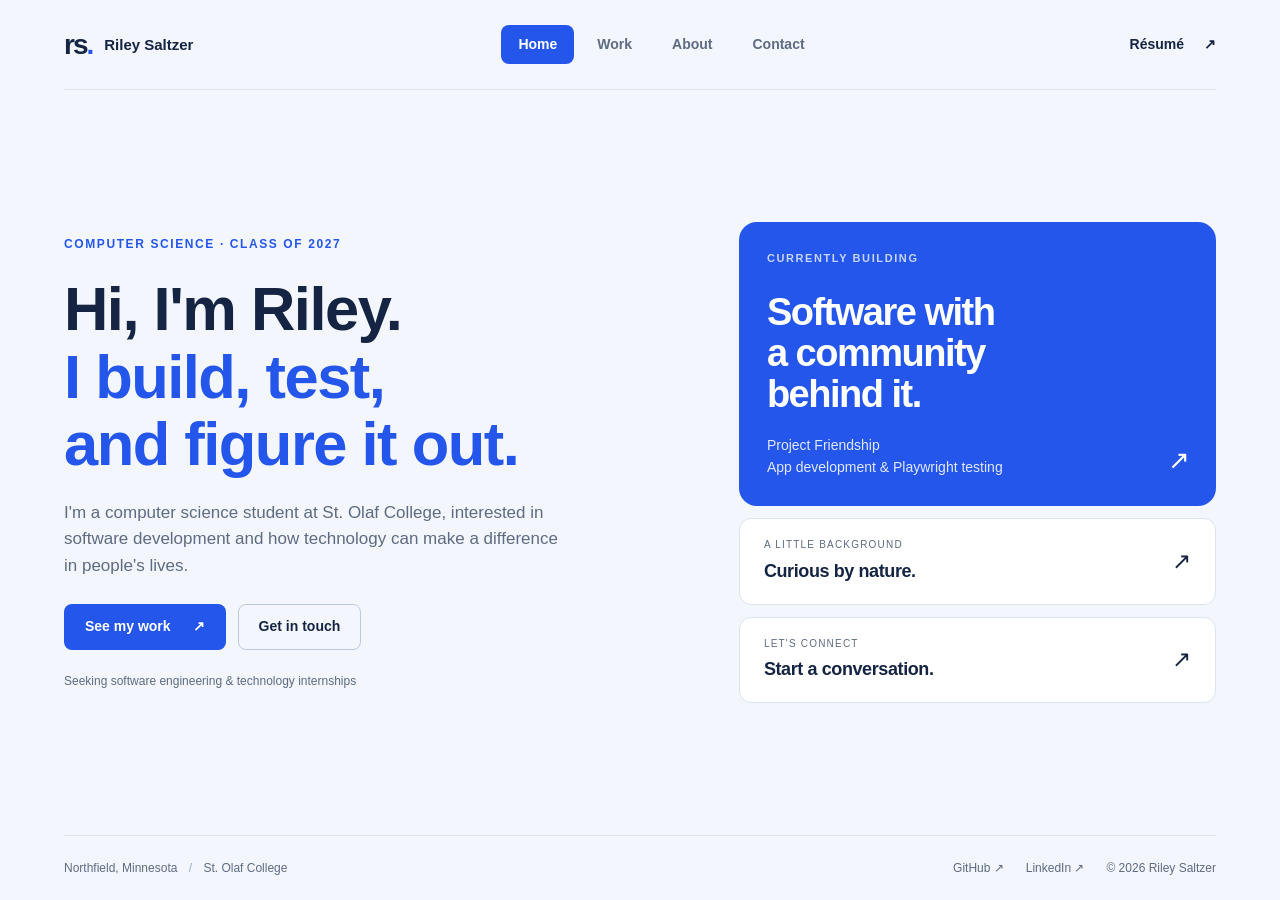
<file: index.html>
<!doctype html><html lang="en"><head><meta charset="utf-8"><meta name="viewport" content="width=device-width, initial-scale=1"><meta name="theme-color" content="#f3f6fc"><meta name="description" content="Riley Saltzer, Computer Science student at St. Olaf College. Software development, automated testing, and community-focused projects."><title>Home | Riley Saltzer</title><link rel="icon" href="favicon.svg" type="image/svg+xml"><link rel="stylesheet" href="style.css"><script src="script.js" defer></script></head><body><a class="skip" href="#main">Skip to content</a><div class="shell"><header><a class="brand" href="index.html"><span class="mark">rs<span>.</span></span><span>Riley Saltzer</span></a><nav aria-label="Main navigation"><a href="index.html" aria-current="page">Home</a><a href="work.html">Work</a><a href="about.html">About</a><a href="contact.html">Contact</a></nav><a class="resume" href="riley-saltzer-resume.pdf?v=latest" target="_blank" rel="noopener">Résumé <span aria-hidden="true">↗</span></a></header><main id="main" class="home"><section class="intro"><div class="eyebrow">COMPUTER SCIENCE · CLASS OF 2027</div><h1>Hi, I'm Riley.<br><span>I build, test,<br>and figure it out.</span></h1><p>I'm a computer science student at St. Olaf College, interested in software development and how technology can make a difference in people's lives.</p><div class="actions"><a class="button primary" href="work.html">See my work <span aria-hidden="true">↗</span></a><a class="button outline" href="contact.html">Get in touch</a></div><div class="availability">Seeking software engineering & technology internships</div></section><aside class="home-side" aria-label="Explore my portfolio"><a class="feature-link" href="work.html"><div class="eyebrow">CURRENTLY BUILDING</div><h2>Software with<br>a community<br>behind it.</h2><p>Project Friendship<br>App development & Playwright testing</p><span class="round-arrow" aria-hidden="true">↗</span></a><a class="mini-link" href="about.html"><span><small>A LITTLE BACKGROUND</small><strong>Curious by nature.</strong></span><span aria-hidden="true">↗</span></a><a class="mini-link" href="contact.html"><span><small>LET'S CONNECT</small><strong>Start a conversation.</strong></span><span aria-hidden="true">↗</span></a></aside></main><footer><span>Northfield, Minnesota <span class="divider">/</span> St. Olaf College</span><div><a href="https://github.com/Saltze1" target="_blank" rel="noopener">GitHub ↗</a><a href="https://www.linkedin.com/in/riley-saltzer-559ba1290/" target="_blank" rel="noopener">LinkedIn ↗</a><span class="copyright">© 2026 Riley Saltzer</span></div></footer></div></body></html>
</file>
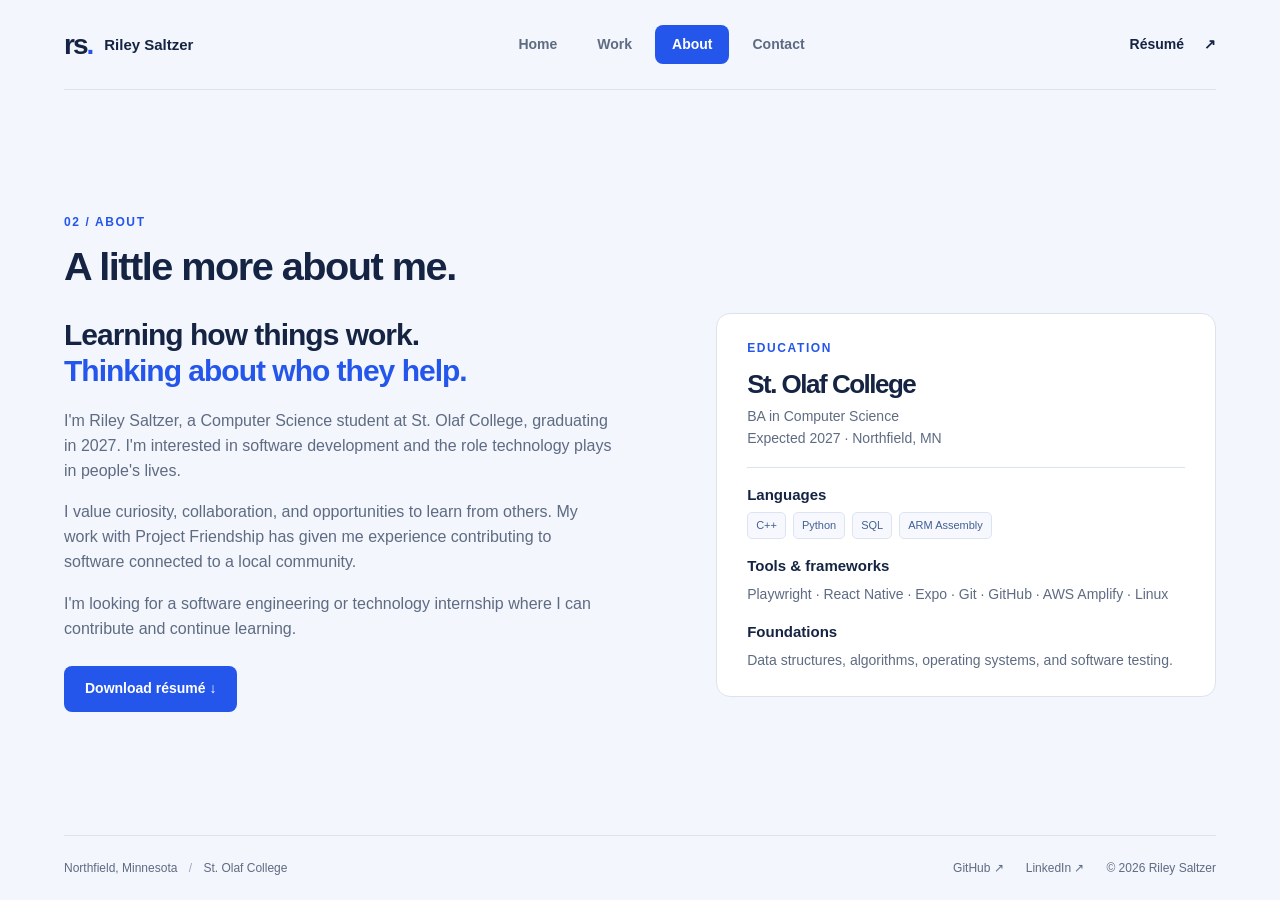
<file: about.html>
<!doctype html><html lang="en"><head><meta charset="utf-8"><meta name="viewport" content="width=device-width, initial-scale=1"><meta name="theme-color" content="#f3f6fc"><meta name="description" content="Riley Saltzer, Computer Science student at St. Olaf College. Software development, automated testing, and community-focused projects."><title>About | Riley Saltzer</title><link rel="icon" href="favicon.svg" type="image/svg+xml"><link rel="stylesheet" href="style.css"><script src="script.js" defer></script></head><body><a class="skip" href="#main">Skip to content</a><div class="shell"><header><a class="brand" href="index.html"><span class="mark">rs<span>.</span></span><span>Riley Saltzer</span></a><nav aria-label="Main navigation"><a href="index.html">Home</a><a href="work.html">Work</a><a href="about.html" aria-current="page">About</a><a href="contact.html">Contact</a></nav><a class="resume" href="riley-saltzer-resume.pdf?v=latest" target="_blank" rel="noopener">Résumé <span aria-hidden="true">↗</span></a></header><main id="main" class="inner"><div class="page-heading"><div><div class="eyebrow">02 / ABOUT</div><h1>A little more about me.</h1></div></div><div class="about-grid"><section class="bio"><h2>Learning how things work.<br><span>Thinking about who they help.</span></h2><p>I'm Riley Saltzer, a Computer Science student at St. Olaf College, graduating in 2027. I'm interested in software development and the role technology plays in people's lives.</p><p>I value curiosity, collaboration, and opportunities to learn from others. My work with Project Friendship has given me experience contributing to software connected to a local community.</p><p>I'm looking for a software engineering or technology internship where I can contribute and continue learning.</p><a class="button primary" href="riley-saltzer-resume.pdf?v=latest" download="Riley-Saltzer-Resume.pdf">Download résumé ↓</a></section><section class="about-details" aria-label="Education and skills"><div class="education"><div class="eyebrow">EDUCATION</div><h3>St. Olaf College</h3><p>BA in Computer Science<br>Expected 2027 · Northfield, MN</p></div><div class="skill-group"><h3>Languages</h3><div class="tags"><span>C++</span><span>Python</span><span>SQL</span><span>ARM Assembly</span></div></div><div class="skill-group"><h3>Tools & frameworks</h3><p>Playwright · React Native · Expo · Git · GitHub · AWS Amplify · Linux</p></div><div class="skill-group"><h3>Foundations</h3><p>Data structures, algorithms, operating systems, and software testing.</p></div></section></div></main><footer><span>Northfield, Minnesota <span class="divider">/</span> St. Olaf College</span><div><a href="https://github.com/Saltze1" target="_blank" rel="noopener">GitHub ↗</a><a href="https://www.linkedin.com/in/riley-saltzer-559ba1290/" target="_blank" rel="noopener">LinkedIn ↗</a><span class="copyright">© 2026 Riley Saltzer</span></div></footer></div></body></html>
</file>
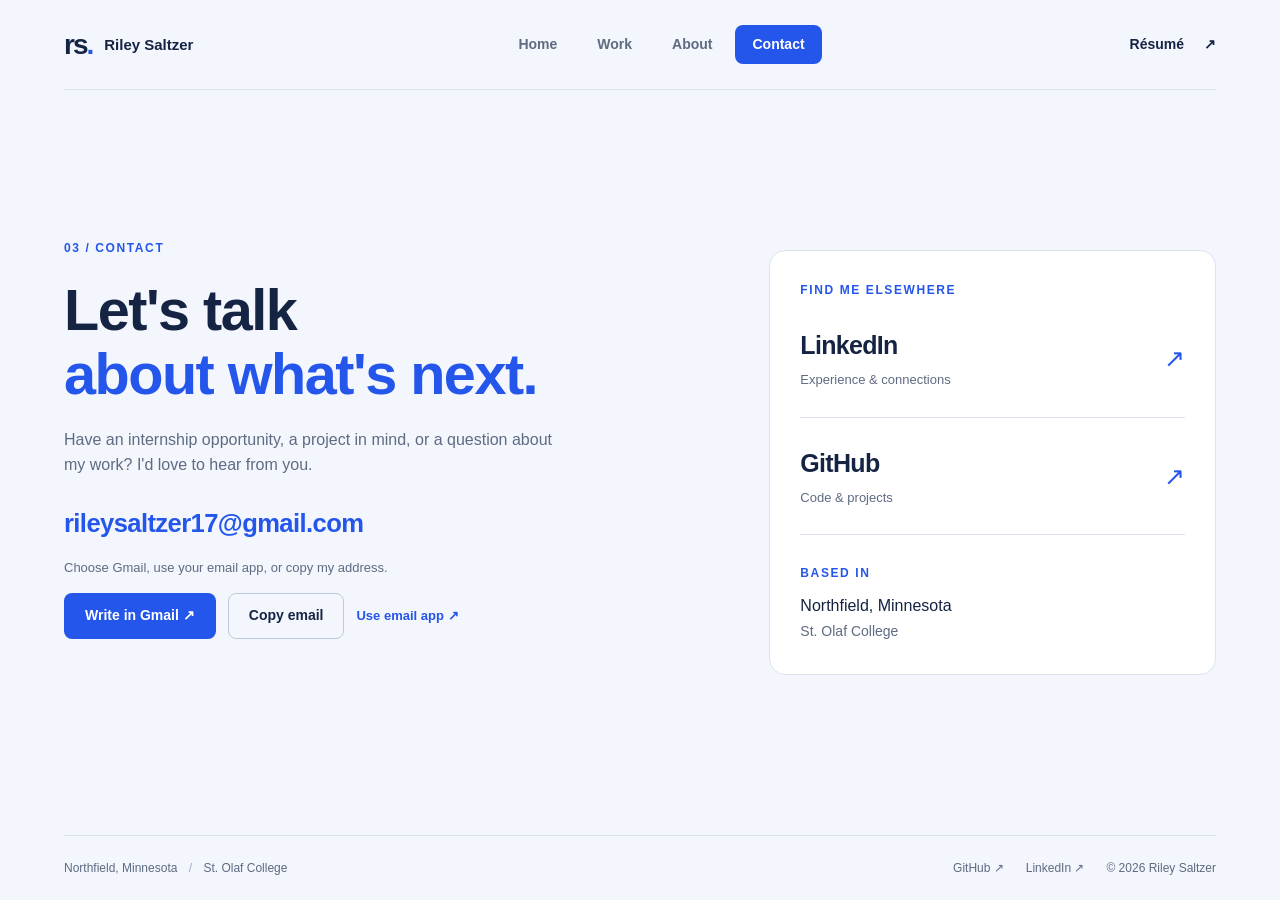
<file: contact.html>
<!doctype html><html lang="en"><head><meta charset="utf-8"><meta name="viewport" content="width=device-width, initial-scale=1"><meta name="theme-color" content="#f3f6fc"><meta name="description" content="Riley Saltzer, Computer Science student at St. Olaf College. Software development, automated testing, and community-focused projects."><title>Contact | Riley Saltzer</title><link rel="icon" href="favicon.svg" type="image/svg+xml"><link rel="stylesheet" href="style.css"><script src="script.js" defer></script></head><body><a class="skip" href="#main">Skip to content</a><div class="shell"><header><a class="brand" href="index.html"><span class="mark">rs<span>.</span></span><span>Riley Saltzer</span></a><nav aria-label="Main navigation"><a href="index.html">Home</a><a href="work.html">Work</a><a href="about.html">About</a><a href="contact.html" aria-current="page">Contact</a></nav><a class="resume" href="riley-saltzer-resume.pdf?v=latest" target="_blank" rel="noopener">Résumé <span aria-hidden="true">↗</span></a></header><main id="main" class="contact-page"><section class="contact-intro"><div class="eyebrow">03 / CONTACT</div><h1>Let's talk<br><span>about what's next.</span></h1><p>Have an internship opportunity, a project in mind, or a question about my work? I'd love to hear from you.</p><a class="contact-email" href="mailto:rileysaltzer17@gmail.com">rileysaltzer17@gmail.com</a><p class="contact-note">Choose Gmail, use your email app, or copy my address.</p><div class="contact-buttons"><a class="button primary" href="https://mail.google.com/mail/?view=cm&amp;fs=1&amp;to=rileysaltzer17%40gmail.com&amp;su=Let%27s%20connect" target="_blank" rel="noopener">Write in Gmail ↗</a><button class="button outline" id="copy-email" type="button">Copy email</button><a class="text-link" href="mailto:rileysaltzer17@gmail.com?subject=Let%27s%20connect">Use email app ↗</a></div><p id="copy-status" class="status" role="status" aria-live="polite"></p><div id="copy-fallback" hidden><label for="email-address">Select and copy my email address</label><input id="email-address" value="rileysaltzer17@gmail.com" readonly></div></section><aside class="contact-aside"><div class="eyebrow">FIND ME ELSEWHERE</div><a class="social-row" href="https://www.linkedin.com/in/riley-saltzer-559ba1290/" target="_blank" rel="noopener"><span><strong>LinkedIn</strong><small>Experience & connections</small></span><span aria-hidden="true">↗</span></a><a class="social-row" href="https://github.com/Saltze1" target="_blank" rel="noopener"><span><strong>GitHub</strong><small>Code & projects</small></span><span aria-hidden="true">↗</span></a><div class="contact-bottom"><span class="eyebrow">BASED IN</span><p>Northfield, Minnesota<br><span>St. Olaf College</span></p></div></aside></main><footer><span>Northfield, Minnesota <span class="divider">/</span> St. Olaf College</span><div><a href="https://github.com/Saltze1" target="_blank" rel="noopener">GitHub ↗</a><a href="https://www.linkedin.com/in/riley-saltzer-559ba1290/" target="_blank" rel="noopener">LinkedIn ↗</a><span class="copyright">© 2026 Riley Saltzer</span></div></footer></div></body></html>
</file>
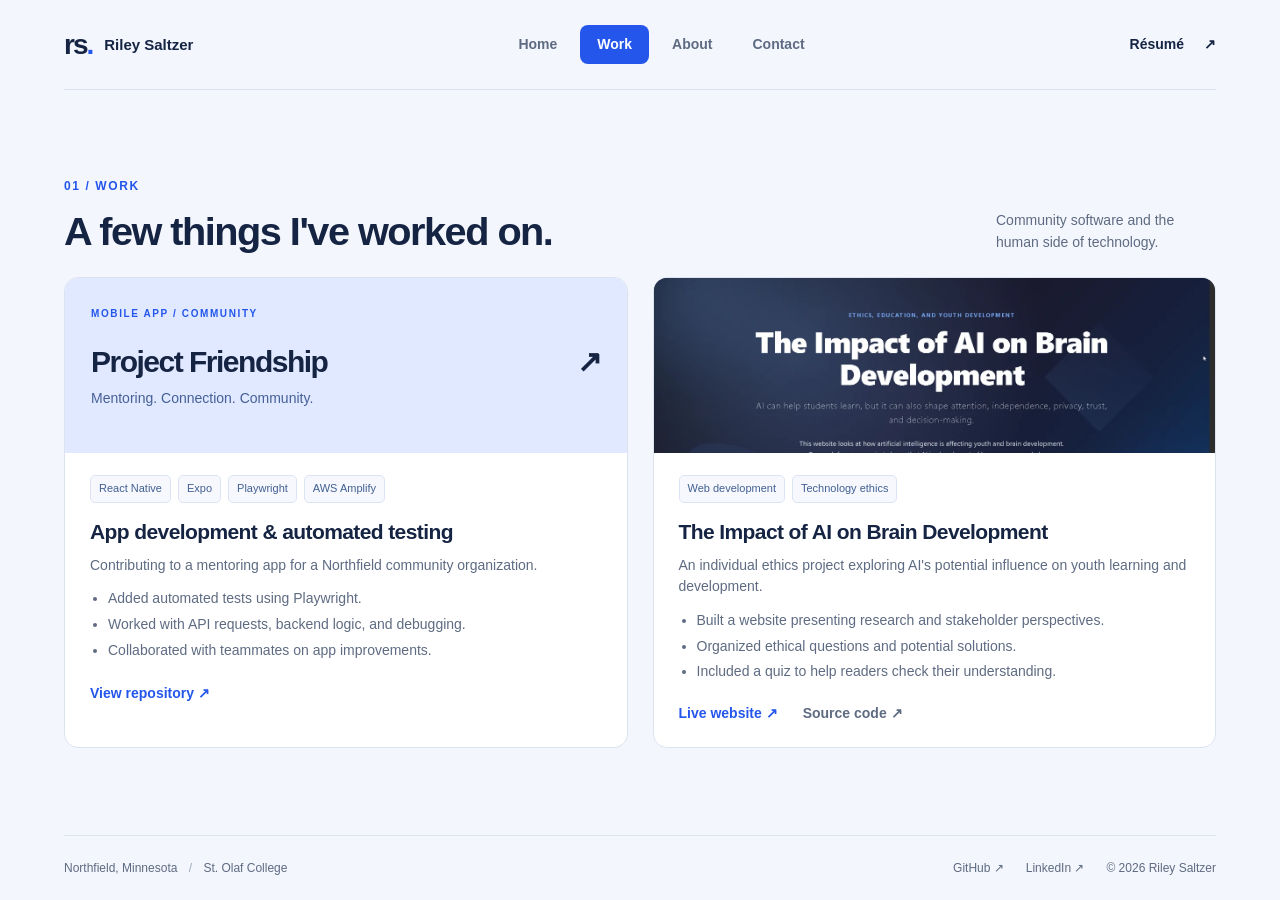
<file: work.html>
<!doctype html><html lang="en"><head><meta charset="utf-8"><meta name="viewport" content="width=device-width, initial-scale=1"><meta name="theme-color" content="#f3f6fc"><meta name="description" content="Riley Saltzer, Computer Science student at St. Olaf College. Software development, automated testing, and community-focused projects."><title>Work | Riley Saltzer</title><link rel="icon" href="favicon.svg" type="image/svg+xml"><link rel="stylesheet" href="style.css"><script src="script.js" defer></script></head><body><a class="skip" href="#main">Skip to content</a><div class="shell"><header><a class="brand" href="index.html"><span class="mark">rs<span>.</span></span><span>Riley Saltzer</span></a><nav aria-label="Main navigation"><a href="index.html">Home</a><a href="work.html" aria-current="page">Work</a><a href="about.html">About</a><a href="contact.html">Contact</a></nav><a class="resume" href="riley-saltzer-resume.pdf?v=latest" target="_blank" rel="noopener">Résumé <span aria-hidden="true">↗</span></a></header><main id="main" class="inner"><div class="page-heading"><div><div class="eyebrow">01 / WORK</div><h1>A few things I've worked on.</h1></div><p>Community software and the human side of technology.</p></div><div class="projects"><article class="project"><div class="project-art friendship"><span class="eyebrow">MOBILE APP / COMMUNITY</span><h2>Project Friendship<span aria-hidden="true">↗</span></h2><p>Mentoring. Connection. Community.</p></div><div class="project-content"><div class="tags"><span>React Native</span><span>Expo</span><span>Playwright</span><span>AWS Amplify</span></div><h3>App development & automated testing</h3><p>Contributing to a mentoring app for a Northfield community organization.</p><ul><li>Added automated tests using Playwright.</li><li>Worked with API requests, backend logic, and debugging.</li><li>Collaborated with teammates on app improvements.</li></ul><a class="text-link" href="https://github.com/Project-Friendship/PFMobileAppV3" target="_blank" rel="noopener">View repository ↗</a></div></article><article class="project"><a class="project-art screenshot" href="https://saltze1.github.io/Ethics-Final/" target="_blank" rel="noopener"><img src="ethics-preview.webp" width="1920" height="912" alt="The Impact of AI on Brain Development website"></a><div class="project-content"><div class="tags"><span>Web development</span><span>Technology ethics</span></div><h3>The Impact of AI on Brain Development</h3><p>An individual ethics project exploring AI's potential influence on youth learning and development.</p><ul><li>Built a website presenting research and stakeholder perspectives.</li><li>Organized ethical questions and potential solutions.</li><li>Included a quiz to help readers check their understanding.</li></ul><div class="project-actions"><a class="text-link" href="https://saltze1.github.io/Ethics-Final/" target="_blank" rel="noopener">Live website ↗</a><a class="text-link secondary" href="https://github.com/Saltze1/Ethics-Final" target="_blank" rel="noopener">Source code ↗</a></div></div></article></div></main><footer><span>Northfield, Minnesota <span class="divider">/</span> St. Olaf College</span><div><a href="https://github.com/Saltze1" target="_blank" rel="noopener">GitHub ↗</a><a href="https://www.linkedin.com/in/riley-saltzer-559ba1290/" target="_blank" rel="noopener">LinkedIn ↗</a><span class="copyright">© 2026 Riley Saltzer</span></div></footer></div></body></html>
</file>
<file: style.css>
:root{--ink:#152443;--muted:#5e6b82;--blue:#2456eb;--blue-dark:#173ab1;--bg:#f3f6fc;--line:#dce3ef;--white:#fff}*{box-sizing:border-box}html{font-size:16px}body{margin:0;background:var(--bg);color:var(--ink);font-family:Inter,'Segoe UI',Arial,sans-serif;line-height:1.55}a{color:inherit;text-decoration:none}button,input{font:inherit}a,button{-webkit-tap-highlight-color:transparent}a:focus-visible,button:focus-visible,input:focus-visible{outline:3px solid var(--blue);outline-offset:5px}a:hover{color:var(--blue)}.shell{max-width:1500px;min-height:100svh;padding:0 5vw;margin:auto;display:grid;grid-template-rows:90px 1fr 65px}header{display:flex;align-items:center;justify-content:space-between;border-bottom:1px solid var(--line);gap:20px}.brand{display:flex;align-items:center;gap:12px;font-weight:650;font-size:15px}.mark{font-size:28px;letter-spacing:-2px;font-weight:800}.mark span{color:var(--blue)}nav{display:flex;gap:6px}nav a{padding:9px 17px;font-size:14px;border-radius:8px;color:var(--muted);font-weight:600}nav a[aria-current=page]{background:var(--blue);color:white}nav a:not([aria-current]):hover{background:#e7edfb}.resume{font-size:14px;font-weight:600;display:flex;gap:20px}footer{display:flex;align-items:center;justify-content:space-between;border-top:1px solid var(--line);font-size:12px;color:var(--muted);gap:20px}footer>div{display:flex;gap:22px;align-items:center}.divider{margin:0 8px;color:#9da9bd}.eyebrow{font-size:12px;font-weight:700;letter-spacing:1.6px;color:var(--blue)}h1,h2,h3,p{margin-top:0}h1,h2,h3{line-height:1.1;letter-spacing:-1.5px}h1{font-size:clamp(44px,4.8vw,72px);font-weight:650;margin:22px 0}h1 span{color:var(--blue)}.home{display:grid;grid-template-columns:1.2fr 1fr;gap:8vw;align-items:center;padding:32px 0}.intro>p{max-width:510px;font-size:17px;color:var(--muted);margin-bottom:25px}.actions{display:flex;gap:12px}.button{display:inline-flex;justify-content:center;align-items:center;gap:22px;min-height:46px;padding:11px 20px;border:1px solid transparent;border-radius:8px;font-size:14px;font-weight:650;cursor:pointer;transition:background .15s,color .15s}.primary{background:var(--blue);color:white}.primary:hover{background:var(--blue-dark);color:white}.outline{background:transparent;border-color:#bdc9dd;color:var(--ink)}.outline:hover{background:#e5ebf8;color:var(--blue)}.availability{font-size:12px;color:var(--muted);margin-top:22px}.home-side{display:grid;gap:12px;max-width:485px}.feature-link{position:relative;display:block;background:var(--blue);padding:28px;border-radius:18px;color:white}.feature-link .eyebrow{color:#c6d5ff;font-size:11px}.feature-link h2{font-size:38px;line-height:1.08;margin:25px 0 20px}.feature-link p{font-size:14px;color:#e1e9ff;margin-bottom:0}.feature-link:hover{background:var(--blue-dark);color:white}.round-arrow{position:absolute;right:26px;bottom:26px;font-size:26px}.mini-link{background:white;border:1px solid var(--line);padding:18px 24px;display:flex;align-items:center;justify-content:space-between;border-radius:12px}.mini-link small{font-size:10px;letter-spacing:1.2px;color:var(--muted);display:block;margin-bottom:5px}.mini-link strong{font-size:18px;font-weight:600;letter-spacing:-.4px}.mini-link>span:last-child{font-size:23px}.inner{display:flex;flex-direction:column;justify-content:center;padding:28px 0}.page-heading{display:flex;justify-content:space-between;align-items:end;gap:30px;margin-bottom:24px}.page-heading h1{font-size:clamp(32px,3.1vw,46px);margin:14px 0 0}.page-heading>p{font-size:14px;color:var(--muted);max-width:220px;margin:0}.projects{display:grid;grid-template-columns:1fr 1fr;gap:25px}.project{border:1px solid var(--line);border-radius:14px;background:white;overflow:hidden}.project-art{height:175px;display:block}.friendship{padding:22px 26px;background:#e0e9ff}.friendship .eyebrow{font-size:10px}.friendship h2{font-size:30px;display:flex;justify-content:space-between;margin:20px 0 10px}.friendship p{font-size:14px;color:#455f97;margin:0}.screenshot{background:#202c45;overflow:hidden}.screenshot img{width:100%;height:100%;object-fit:cover;object-position:center 30%;display:block}.project-content{padding:22px 25px}.tags{display:flex;gap:7px;flex-wrap:wrap}.tags span{font-size:11px;border:1px solid #dce4f4;background:#f6f8fd;color:#426094;padding:4px 8px;border-radius:5px}.project h3{font-size:21px;letter-spacing:-.6px;margin:17px 0 12px}.project-content>p{color:var(--muted);font-size:14px;margin-bottom:12px}.project ul{padding-left:18px;font-size:14px;color:var(--muted);margin:0 0 20px}.project li{margin:4px 0}.text-link{color:var(--blue);font-size:14px;font-weight:650}.text-link:hover{text-decoration:underline}.project-actions{display:flex;gap:25px}.secondary{color:var(--muted)}.about-grid{display:grid;grid-template-columns:1.1fr 1fr;gap:8vw;align-items:start}.bio h2{font-size:30px;letter-spacing:-1px;line-height:1.2;margin:4px 0 20px}.bio h2 span{color:var(--blue)}.bio p{color:var(--muted);font-size:16px;margin-bottom:17px}.bio .button{margin-top:8px}.about-details{background:white;border:1px solid var(--line);border-radius:14px;padding:25px 30px}.education{padding-bottom:17px;border-bottom:1px solid var(--line)}.education h3{font-size:26px;margin:12px 0 8px}.education p{color:var(--muted);font-size:14px;margin:0}.skill-group{padding-top:19px}.skill-group h3{font-size:15px;letter-spacing:0;margin-bottom:9px}.skill-group p{font-size:14px;color:var(--muted);margin-bottom:0}.contact-page{display:grid;grid-template-columns:1.35fr 1fr;gap:8vw;align-items:center;padding:35px 0}.contact-intro h1{font-size:clamp(40px,4.5vw,64px)}.contact-intro>p{color:var(--muted);max-width:510px}.contact-email{display:inline-block;font-size:clamp(17px,2vw,26px);color:var(--blue);font-weight:600;letter-spacing:-.6px;margin:10px 0 15px}.contact-note{font-size:13px;margin:0 0 15px}.contact-buttons{display:flex;align-items:center;gap:12px;flex-wrap:wrap}.contact-buttons>.text-link{font-size:13px}.status{font-size:13px;min-height:22px;margin-top:12px}.contact-aside{background:white;border:1px solid var(--line);border-radius:16px;padding:30px}.social-row{display:flex;align-items:center;justify-content:space-between;border-bottom:1px solid var(--line);padding:26px 0}.social-row strong{display:block;font-size:25px;letter-spacing:-.7px}.social-row small{display:block;font-size:13px;color:var(--muted);margin-top:6px}.social-row>span:last-child{font-size:25px;color:var(--blue)}.contact-bottom{padding-top:25px}.contact-bottom p{margin:9px 0 0;font-size:16px}.contact-bottom p span{font-size:14px;color:var(--muted)}#copy-fallback label{display:block;font-size:13px}#copy-fallback input{padding:10px;border:1px solid var(--line);width:100%;max-width:360px;border-radius:6px;background:white;color:var(--ink)}.skip{position:absolute;top:-100px;left:20px;background:white;padding:10px;z-index:10}.skip:focus{top:10px}[hidden]{display:none!important}@media(min-width:1000px) and (min-height:700px){.shell{height:100svh}.inner{padding:22px 0}.home-side{width:100%}}@media(min-width:1000px) and (max-height:780px){.project-art{height:140px}.project-content{padding:17px 22px}.project h3{margin:13px 0 9px;font-size:20px}.project ul{margin-bottom:14px}.page-heading{margin-bottom:20px}.feature-link{padding:24px}.feature-link h2{font-size:34px;margin:18px 0}.mini-link{padding:14px 20px}.bio h2{font-size:27px}}@media(max-width:999px){.shell{padding:0 5vw;grid-template-rows:85px 1fr auto}.home,.contact-page{gap:35px}.home h1{font-size:46px}.feature-link h2{font-size:30px}.project-art{height:145px}.project-content{padding:20px}.page-heading>p{display:none}.about-grid{gap:35px}.contact-intro h1{font-size:42px}.contact-aside{padding:24px}footer{padding:20px 0}.copyright{display:none}.contact-buttons .text-link{flex-basis:100%}}@media(max-width:700px){.shell{padding:0 22px;grid-template-rows:auto 1fr auto}header{flex-wrap:wrap;padding:16px 0;gap:12px}.brand{font-size:14px}nav{order:3;width:100%;justify-content:space-between;gap:0}nav a{padding:8px 14px}.resume{font-size:13px}.home,.contact-page,.about-grid{grid-template-columns:1fr}.home{padding:32px 0;gap:25px}.home h1{font-size:49px;letter-spacing:-2px}.intro>p{font-size:16px}.home-side{max-width:none}.feature-link{padding:24px}.feature-link h2{font-size:32px}.home-side .mini-link{padding:16px 20px}.home-side .feature-link h2 br{display:none}.page-heading{margin-bottom:22px}.page-heading h1{font-size:35px;line-height:1.15}.projects{grid-template-columns:1fr}.project-art{height:170px}.inner{padding:30px 0}.about-details{padding:24px}.contact-page{padding:35px 0;gap:15px}.contact-intro h1{font-size:42px}.contact-email{font-size:21px}.contact-buttons>.text-link{margin-top:6px}.contact-aside{padding:24px}.social-row{padding:19px 0}footer{align-items:start;flex-direction:column;gap:10px;font-size:11px}.eyebrow{font-size:11px}}@media(prefers-reduced-motion:reduce){*{transition:none!important}}
</file>
